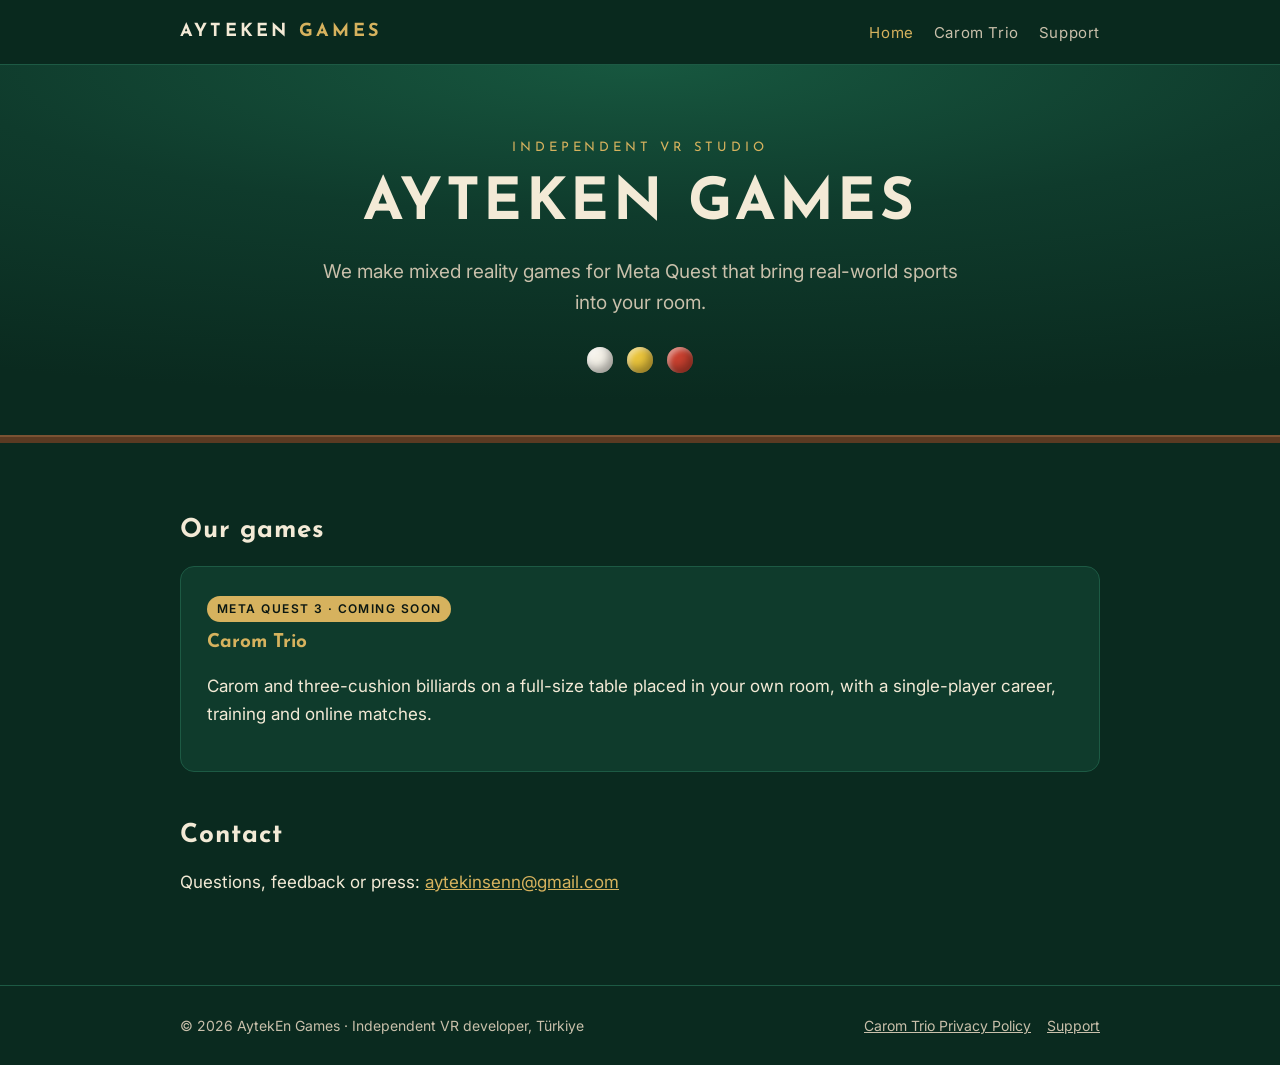
<file: index.html>
<!doctype html>
<html lang="en">
<head>
<meta charset="utf-8">
<meta name="viewport" content="width=device-width,initial-scale=1">
<title>AytekEn Games</title>
<meta name="description" content="AytekEn Games is an independent developer of mixed reality games for Meta Quest.">
<link rel="preconnect" href="https://fonts.googleapis.com">
<link rel="preconnect" href="https://fonts.gstatic.com" crossorigin>
<link href="https://fonts.googleapis.com/css2?family=Inter:wght@400;600&family=Josefin+Sans:wght@600;700&display=swap" rel="stylesheet">
<link rel="stylesheet" href="/assets/style.css">
</head>
<body>
<header class="site"><div class="wrap">
<a class="brand" href="/">AytekEn <span>Games</span></a>
<nav class="top">
<a href="/" aria-current="page">Home</a><a href="/caromtrio/">Carom Trio</a><a href="/support/">Support</a>
</nav>
</div></header>

<section class="hero"><div class="wrap">
<p class="eyebrow">Independent VR studio</p>
<h1>AytekEn Games</h1>
<p class="lead">We make mixed reality games for Meta Quest that bring real-world sports into your room.</p>
<div class="balls" aria-hidden="true"><span class="ball b-white"></span><span class="ball b-yellow"></span><span class="ball b-red"></span></div>
</div></section>
<main><div class="wrap">
<h2>Our games</h2>
<div class="grid">
<a class="card" href="/caromtrio/">
<span class="tag">Meta Quest 3 &middot; Coming soon</span>
<h3>Carom Trio</h3>
<p>Carom and three-cushion billiards on a full-size table placed in your own room, with a single-player career, training and online matches.</p>
</a>
</div>
<h2>Contact</h2>
<p>Questions, feedback or press: <a href="mailto:aytekinsenn@gmail.com">aytekinsenn@gmail.com</a></p>
</div></main>
<footer class="site"><div class="wrap">
<span>&copy; 2026 AytekEn Games &middot; Independent VR developer, T&uuml;rkiye</span>
<span><a href="/caromtrio/privacy/">Carom Trio Privacy Policy</a><a href="/support/">Support</a></span>
</div></footer>
</body>
</html>
</file>
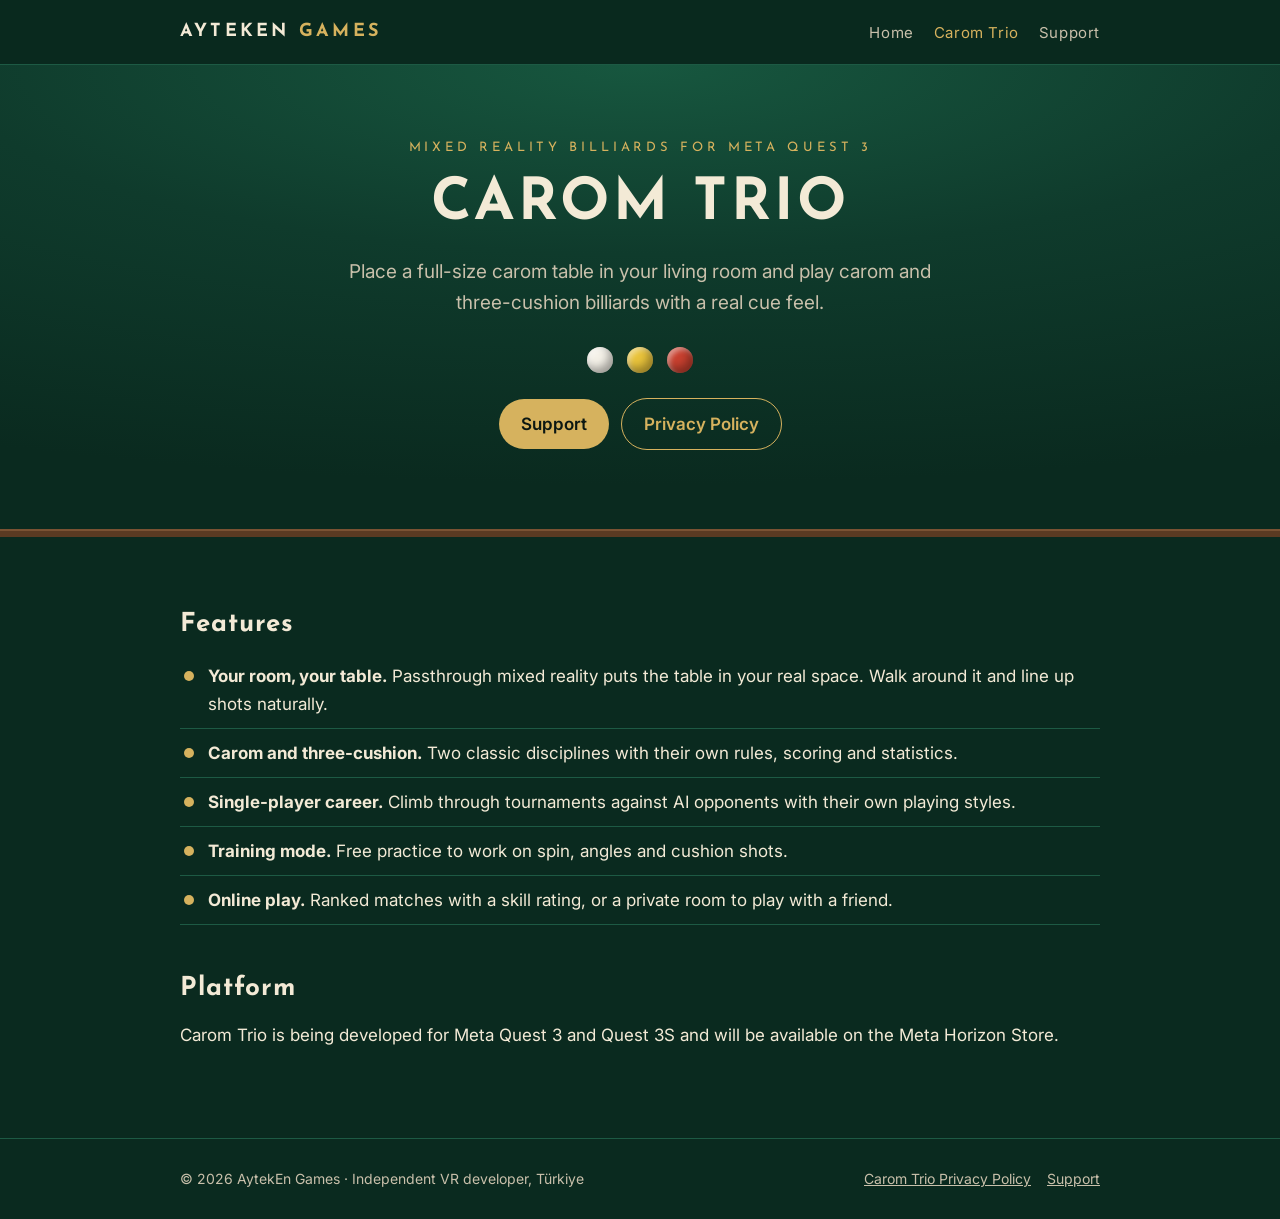
<file: caromtrio/index.html>
<!doctype html>
<html lang="en">
<head>
<meta charset="utf-8">
<meta name="viewport" content="width=device-width,initial-scale=1">
<title>Carom Trio - AytekEn Games</title>
<meta name="description" content="Carom Trio: carom and three-cushion billiards in mixed reality for Meta Quest 3.">
<link rel="preconnect" href="https://fonts.googleapis.com">
<link rel="preconnect" href="https://fonts.gstatic.com" crossorigin>
<link href="https://fonts.googleapis.com/css2?family=Inter:wght@400;600&family=Josefin+Sans:wght@600;700&display=swap" rel="stylesheet">
<link rel="stylesheet" href="/assets/style.css">
</head>
<body>
<header class="site"><div class="wrap">
<a class="brand" href="/">AytekEn <span>Games</span></a>
<nav class="top">
<a href="/">Home</a><a href="/caromtrio/" aria-current="page">Carom Trio</a><a href="/support/">Support</a>
</nav>
</div></header>

<section class="hero"><div class="wrap">
<p class="eyebrow">Mixed reality billiards for Meta Quest 3</p>
<h1>Carom Trio</h1>
<p class="lead">Place a full-size carom table in your living room and play carom and three-cushion billiards with a real cue feel.</p>
<div class="balls" aria-hidden="true"><span class="ball b-white"></span><span class="ball b-yellow"></span><span class="ball b-red"></span></div>
<p><a class="btn" href="/support/">Support</a><a class="btn ghost" href="/caromtrio/privacy/">Privacy Policy</a></p>
</div></section>
<main><div class="wrap">
<h2>Features</h2>
<ul class="feat">
<li><strong>Your room, your table.</strong> Passthrough mixed reality puts the table in your real space. Walk around it and line up shots naturally.</li>
<li><strong>Carom and three-cushion.</strong> Two classic disciplines with their own rules, scoring and statistics.</li>
<li><strong>Single-player career.</strong> Climb through tournaments against AI opponents with their own playing styles.</li>
<li><strong>Training mode.</strong> Free practice to work on spin, angles and cushion shots.</li>
<li><strong>Online play.</strong> Ranked matches with a skill rating, or a private room to play with a friend.</li>
</ul>
<h2>Platform</h2>
<p>Carom Trio is being developed for Meta Quest 3 and Quest 3S and will be available on the Meta Horizon Store.</p>
</div></main>
<footer class="site"><div class="wrap">
<span>&copy; 2026 AytekEn Games &middot; Independent VR developer, T&uuml;rkiye</span>
<span><a href="/caromtrio/privacy/">Carom Trio Privacy Policy</a><a href="/support/">Support</a></span>
</div></footer>
</body>
</html>
</file>
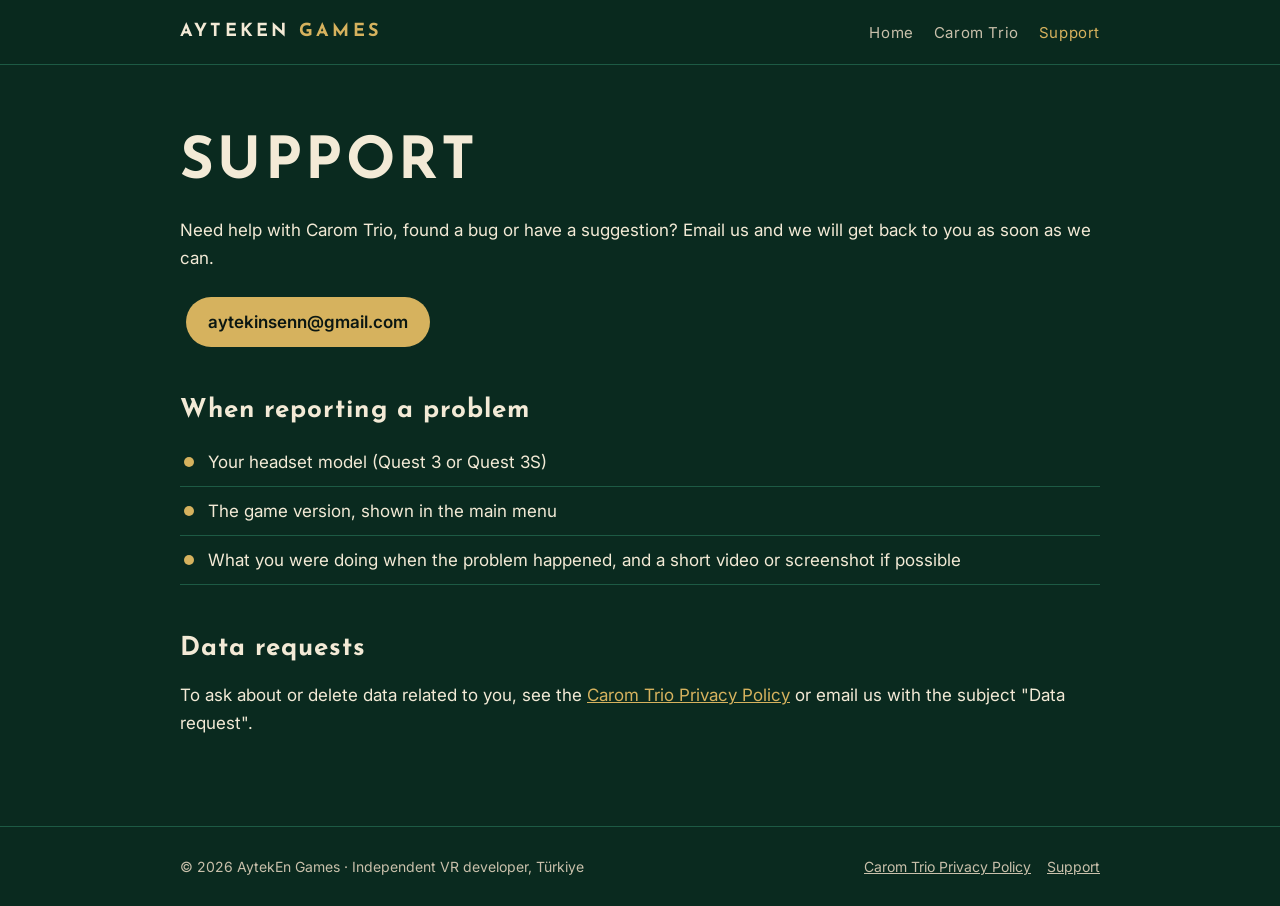
<file: support/index.html>
<!doctype html>
<html lang="en">
<head>
<meta charset="utf-8">
<meta name="viewport" content="width=device-width,initial-scale=1">
<title>Support - AytekEn Games</title>
<meta name="description" content="Support and contact for AytekEn Games and Carom Trio.">
<link rel="preconnect" href="https://fonts.googleapis.com">
<link rel="preconnect" href="https://fonts.gstatic.com" crossorigin>
<link href="https://fonts.googleapis.com/css2?family=Inter:wght@400;600&family=Josefin+Sans:wght@600;700&display=swap" rel="stylesheet">
<link rel="stylesheet" href="/assets/style.css">
</head>
<body>
<header class="site"><div class="wrap">
<a class="brand" href="/">AytekEn <span>Games</span></a>
<nav class="top">
<a href="/">Home</a><a href="/caromtrio/">Carom Trio</a><a href="/support/" aria-current="page">Support</a>
</nav>
</div></header>

<main><div class="wrap">
<h1 style="margin-top:40px">Support</h1>
<p>Need help with Carom Trio, found a bug or have a suggestion? Email us and we will get back to you as soon as we can.</p>
<p><a class="btn" href="mailto:aytekinsenn@gmail.com?subject=Carom%20Trio%20support">aytekinsenn@gmail.com</a></p>
<h2>When reporting a problem</h2>
<ul class="feat">
<li>Your headset model (Quest 3 or Quest 3S)</li>
<li>The game version, shown in the main menu</li>
<li>What you were doing when the problem happened, and a short video or screenshot if possible</li>
</ul>
<h2>Data requests</h2>
<p>To ask about or delete data related to you, see the <a href="/caromtrio/privacy/">Carom Trio Privacy Policy</a> or email us with the subject "Data request".</p>
</div></main>
<footer class="site"><div class="wrap">
<span>&copy; 2026 AytekEn Games &middot; Independent VR developer, T&uuml;rkiye</span>
<span><a href="/caromtrio/privacy/">Carom Trio Privacy Policy</a><a href="/support/">Support</a></span>
</div></footer>
</body>
</html>
</file>
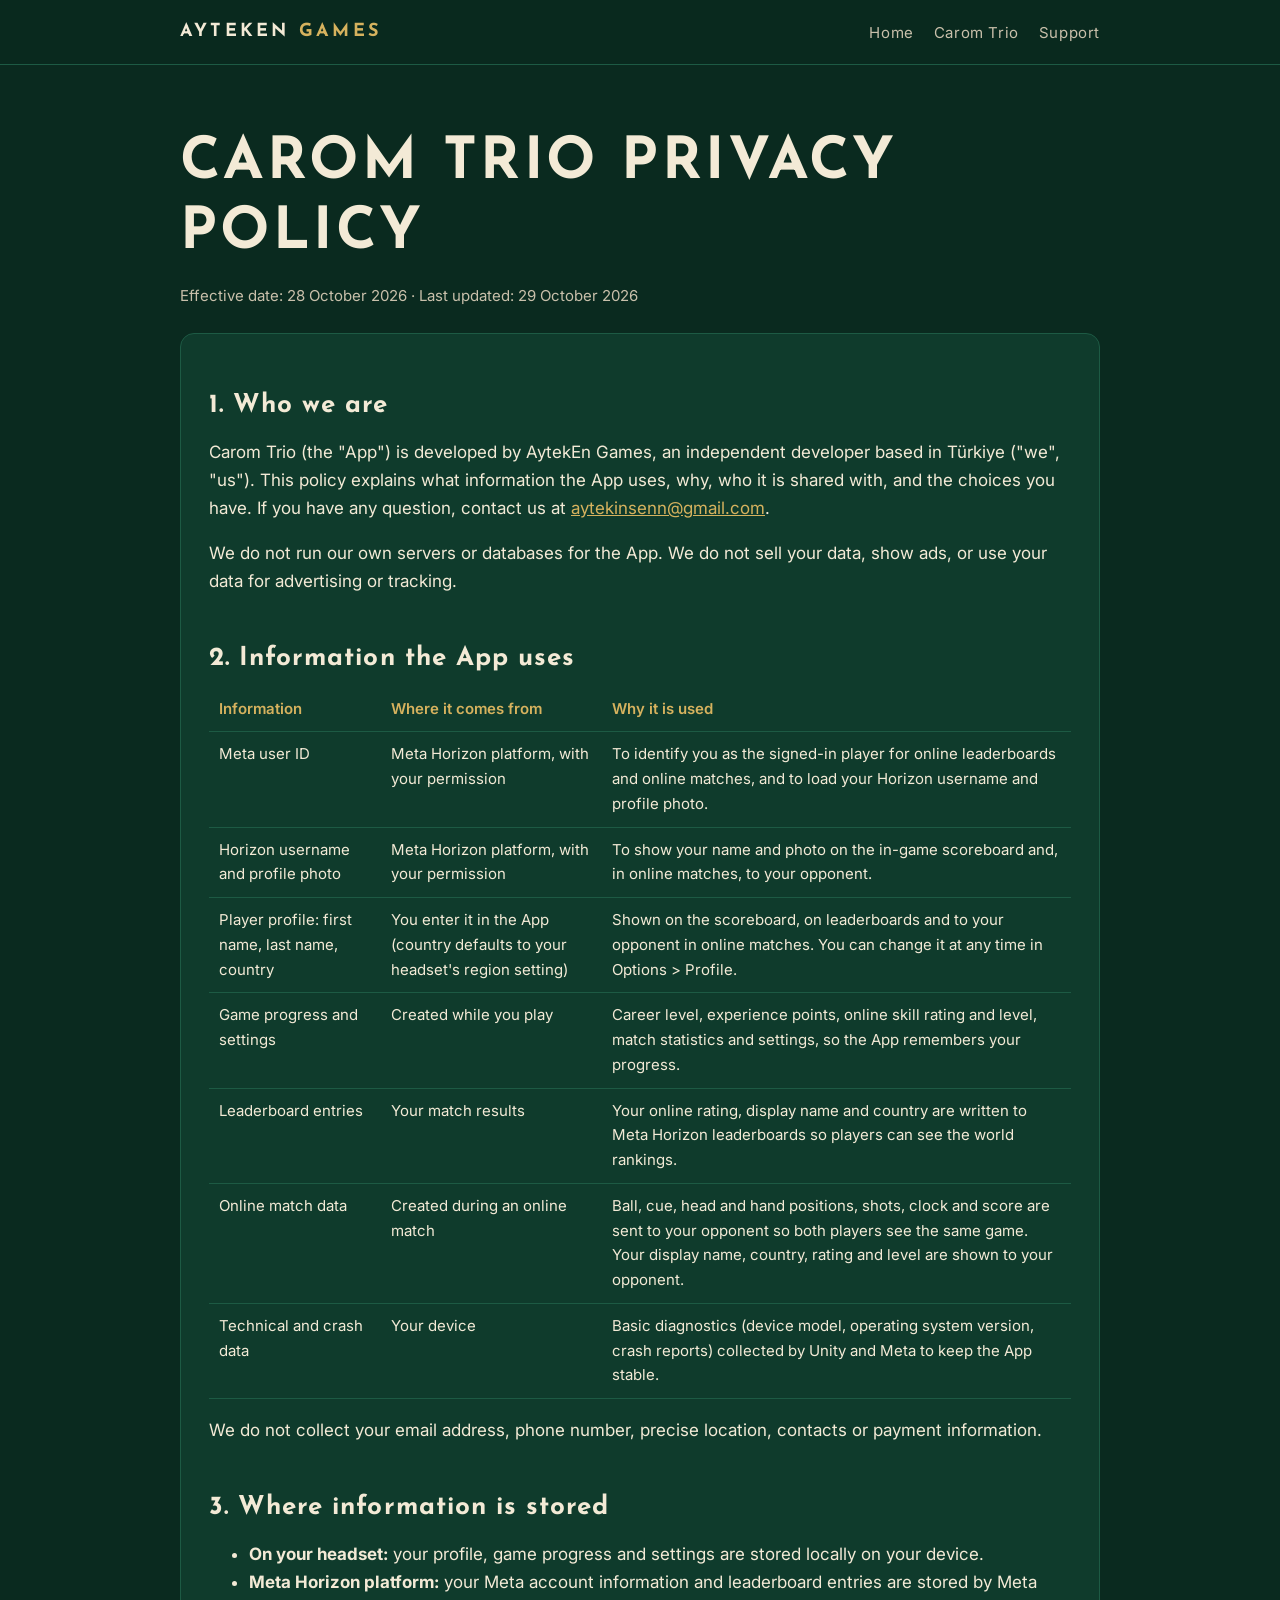
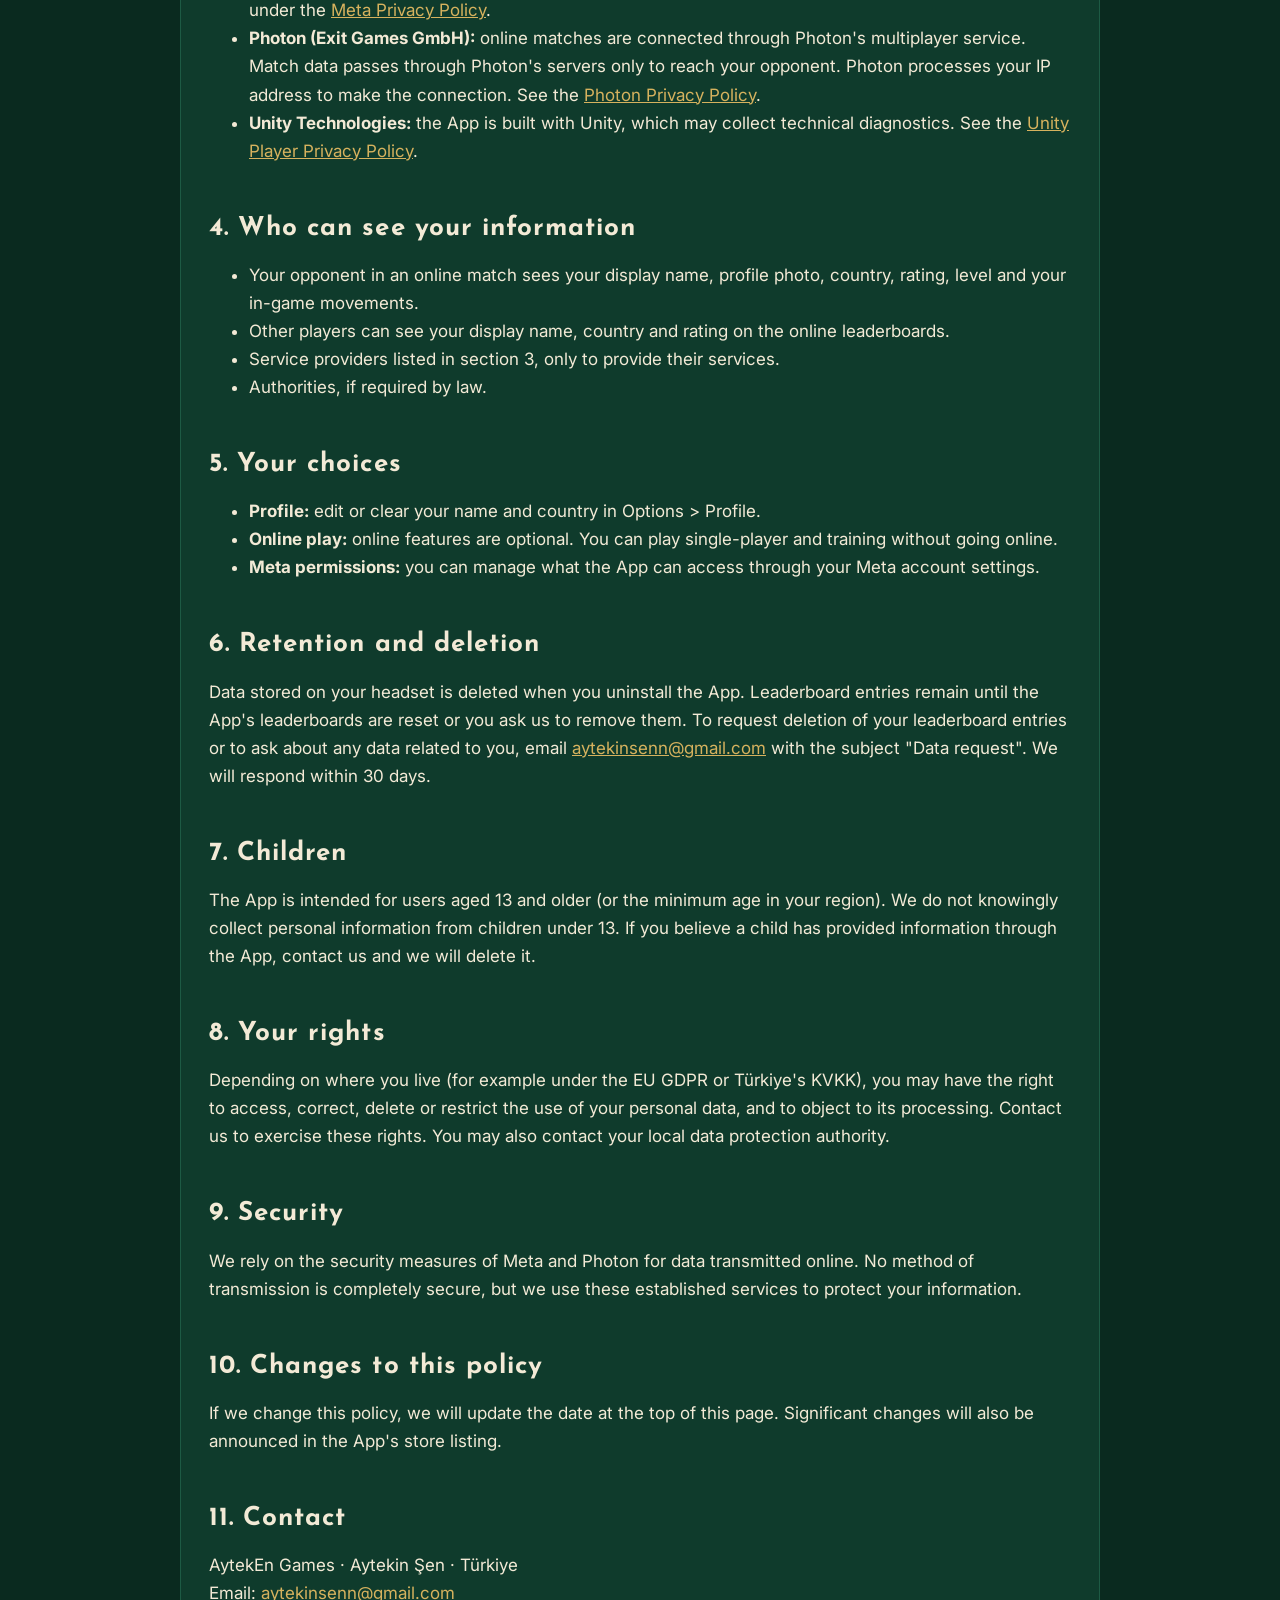
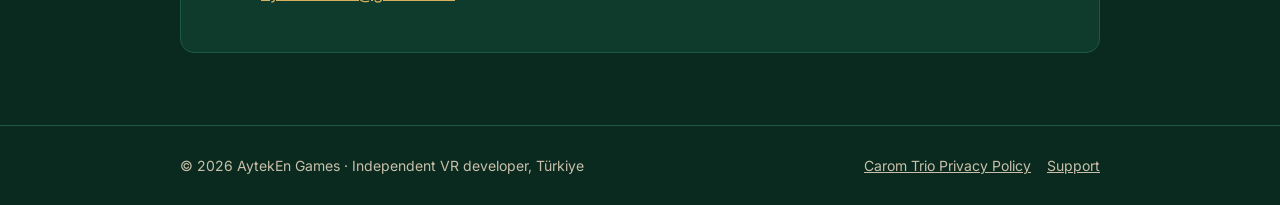
<file: caromtrio/privacy/index.html>
<!doctype html>
<html lang="en">
<head>
<meta charset="utf-8">
<meta name="viewport" content="width=device-width,initial-scale=1">
<title>Carom Trio Privacy Policy - AytekEn Games</title>
<meta name="description" content="Privacy Policy for Carom Trio by AytekEn Games.">
<link rel="preconnect" href="https://fonts.googleapis.com">
<link rel="preconnect" href="https://fonts.gstatic.com" crossorigin>
<link href="https://fonts.googleapis.com/css2?family=Inter:wght@400;600&family=Josefin+Sans:wght@600;700&display=swap" rel="stylesheet">
<link rel="stylesheet" href="/assets/style.css">
</head>
<body>
<header class="site"><div class="wrap">
<a class="brand" href="/">AytekEn <span>Games</span></a>
<nav class="top">
<a href="/">Home</a><a href="/caromtrio/">Carom Trio</a><a href="/support/">Support</a>
</nav>
</div></header>

<main><div class="wrap">
<h1 style="margin-top:40px">Carom Trio Privacy Policy</h1>
<p class="meta-line">Effective date: 28 October 2026 &middot; Last updated: 29 October 2026</p>
<div class="doc">

<h2>1. Who we are</h2>
<p>Carom Trio (the "App") is developed by AytekEn Games, an independent developer based in T&uuml;rkiye ("we", "us"). This policy explains what information the App uses, why, who it is shared with, and the choices you have. If you have any question, contact us at <a href="mailto:aytekinsenn@gmail.com">aytekinsenn@gmail.com</a>.</p>
<p>We do not run our own servers or databases for the App. We do not sell your data, show ads, or use your data for advertising or tracking.</p>

<h2>2. Information the App uses</h2>
<table>
<thead><tr><th>Information</th><th>Where it comes from</th><th>Why it is used</th></tr></thead>
<tbody>
<tr><td>Meta user ID</td><td>Meta Horizon platform, with your permission</td><td>To identify you as the signed-in player for online leaderboards and online matches, and to load your Horizon username and profile photo.</td></tr>
<tr><td>Horizon username and profile photo</td><td>Meta Horizon platform, with your permission</td><td>To show your name and photo on the in-game scoreboard and, in online matches, to your opponent.</td></tr>
<tr><td>Player profile: first name, last name, country</td><td>You enter it in the App (country defaults to your headset's region setting)</td><td>Shown on the scoreboard, on leaderboards and to your opponent in online matches. You can change it at any time in Options &gt; Profile.</td></tr>
<tr><td>Game progress and settings</td><td>Created while you play</td><td>Career level, experience points, online skill rating and level, match statistics and settings, so the App remembers your progress.</td></tr>
<tr><td>Leaderboard entries</td><td>Your match results</td><td>Your online rating, display name and country are written to Meta Horizon leaderboards so players can see the world rankings.</td></tr>
<tr><td>Online match data</td><td>Created during an online match</td><td>Ball, cue, head and hand positions, shots, clock and score are sent to your opponent so both players see the same game. Your display name, country, rating and level are shown to your opponent.</td></tr>
<tr><td>Technical and crash data</td><td>Your device</td><td>Basic diagnostics (device model, operating system version, crash reports) collected by Unity and Meta to keep the App stable.</td></tr>
</tbody>
</table>
<p>We do not collect your email address, phone number, precise location, contacts or payment information.</p>

<h2>3. Where information is stored</h2>
<ul>
<li><strong>On your headset:</strong> your profile, game progress and settings are stored locally on your device.</li>
<li><strong>Meta Horizon platform:</strong> your Meta account information and leaderboard entries are stored by Meta under the <a href="https://www.meta.com/legal/quest/privacy-policy/" rel="noopener">Meta Privacy Policy</a>.</li>
<li><strong>Photon (Exit Games GmbH):</strong> online matches are connected through Photon's multiplayer service. Match data passes through Photon's servers only to reach your opponent. Photon processes your IP address to make the connection. See the <a href="https://www.photonengine.com/privacy" rel="noopener">Photon Privacy Policy</a>.</li>
<li><strong>Unity Technologies:</strong> the App is built with Unity, which may collect technical diagnostics. See the <a href="https://unity.com/legal/game-player-and-app-user-privacy-policy" rel="noopener">Unity Player Privacy Policy</a>.</li>
</ul>

<h2>4. Who can see your information</h2>
<ul>
<li>Your opponent in an online match sees your display name, profile photo, country, rating, level and your in-game movements.</li>
<li>Other players can see your display name, country and rating on the online leaderboards.</li>
<li>Service providers listed in section 3, only to provide their services.</li>
<li>Authorities, if required by law.</li>
</ul>

<h2>5. Your choices</h2>
<ul>
<li><strong>Profile:</strong> edit or clear your name and country in Options &gt; Profile.</li>
<li><strong>Online play:</strong> online features are optional. You can play single-player and training without going online.</li>
<li><strong>Meta permissions:</strong> you can manage what the App can access through your Meta account settings.</li>
</ul>

<h2>6. Retention and deletion</h2>
<p>Data stored on your headset is deleted when you uninstall the App. Leaderboard entries remain until the App's leaderboards are reset or you ask us to remove them. To request deletion of your leaderboard entries or to ask about any data related to you, email <a href="mailto:aytekinsenn@gmail.com?subject=Data%20request">aytekinsenn@gmail.com</a> with the subject "Data request". We will respond within 30 days.</p>

<h2>7. Children</h2>
<p>The App is intended for users aged 13 and older (or the minimum age in your region). We do not knowingly collect personal information from children under 13. If you believe a child has provided information through the App, contact us and we will delete it.</p>

<h2>8. Your rights</h2>
<p>Depending on where you live (for example under the EU GDPR or T&uuml;rkiye's KVKK), you may have the right to access, correct, delete or restrict the use of your personal data, and to object to its processing. Contact us to exercise these rights. You may also contact your local data protection authority.</p>

<h2>9. Security</h2>
<p>We rely on the security measures of Meta and Photon for data transmitted online. No method of transmission is completely secure, but we use these established services to protect your information.</p>

<h2>10. Changes to this policy</h2>
<p>If we change this policy, we will update the date at the top of this page. Significant changes will also be announced in the App's store listing.</p>

<h2>11. Contact</h2>
<p>AytekEn Games &middot; Aytekin &#350;en &middot; T&uuml;rkiye<br>Email: <a href="mailto:aytekinsenn@gmail.com">aytekinsenn@gmail.com</a></p>
</div>
</div></main>
<footer class="site"><div class="wrap">
<span>&copy; 2026 AytekEn Games &middot; Independent VR developer, T&uuml;rkiye</span>
<span><a href="/caromtrio/privacy/">Carom Trio Privacy Policy</a><a href="/support/">Support</a></span>
</div></footer>
</body>
</html>
</file>
<file: assets/style.css>
:root{
  --felt:#0f3b2c; --felt-deep:#0a2a1f; --felt-line:#1d5a44;
  --gold:#d6b25e; --gold-soft:#b8964a; --cream:#f3ead6; --cream-dim:#c9c0ab;
  --ink:#0b1712; --red:#c8402f;
  --maxw:960px;
}
*{box-sizing:border-box}
html{-webkit-text-size-adjust:100%}
body{margin:0;background:var(--felt-deep);color:var(--cream);
  font:17px/1.65 "Inter",system-ui,-apple-system,"Segoe UI",Roboto,sans-serif}
a{color:var(--gold)}
a:hover{color:var(--cream)}
.wrap{max-width:var(--maxw);margin:0 auto;padding:0 20px}
header.site{border-bottom:1px solid var(--felt-line);background:rgba(10,42,31,.92);position:sticky;top:0;z-index:5;backdrop-filter:blur(6px)}
header.site .wrap{display:flex;align-items:center;justify-content:space-between;gap:16px;min-height:64px;flex-wrap:wrap}
.brand{font-family:"Josefin Sans",sans-serif;font-weight:700;letter-spacing:.18em;text-transform:uppercase;
  color:var(--cream);text-decoration:none;font-size:18px}
.brand span{color:var(--gold)}
nav.top a{color:var(--cream-dim);text-decoration:none;margin-left:20px;font-size:15px;letter-spacing:.04em}
nav.top a:hover,nav.top a[aria-current]{color:var(--gold)}
.hero{background:radial-gradient(120% 90% at 50% 0%,#17573f 0%,var(--felt) 45%,var(--felt-deep) 100%);
  border-bottom:6px solid #5a3a22;box-shadow:inset 0 -2px 0 #7a5233}
.hero .wrap{padding:72px 20px 64px;text-align:center}
.eyebrow{font-family:"Josefin Sans",sans-serif;letter-spacing:.3em;text-transform:uppercase;color:var(--gold);font-size:13px;margin:0 0 12px}
h1,h2,h3{font-family:"Josefin Sans",sans-serif;line-height:1.2;color:var(--cream)}
h1{font-size:clamp(34px,6vw,58px);letter-spacing:.06em;margin:0 0 16px;text-transform:uppercase}
h2{font-size:26px;letter-spacing:.04em;margin:48px 0 12px}
h3{font-size:19px;margin:28px 0 8px;color:var(--gold)}
.lead{font-size:19px;color:var(--cream-dim);max-width:640px;margin:0 auto}
.balls{display:flex;justify-content:center;gap:14px;margin:28px 0 0}
.ball{width:26px;height:26px;border-radius:50%;box-shadow:inset -4px -5px 8px rgba(0,0,0,.35),inset 3px 3px 5px rgba(255,255,255,.45)}
.b-white{background:#f4f1e8}.b-yellow{background:#e9c33b}.b-red{background:var(--red)}
main{padding:24px 0 72px}
.card{display:block;background:var(--felt);border:1px solid var(--felt-line);border-radius:14px;padding:26px;text-decoration:none;color:var(--cream);transition:border-color .2s,transform .2s}
.card:hover{border-color:var(--gold);transform:translateY(-2px);color:var(--cream)}
.card h3{margin-top:0}
.grid{display:grid;grid-template-columns:repeat(auto-fit,minmax(260px,1fr));gap:18px;margin-top:20px}
.tag{display:inline-block;font-size:12px;letter-spacing:.12em;text-transform:uppercase;color:var(--ink);background:var(--gold);border-radius:999px;padding:3px 10px;margin-bottom:10px;font-weight:600}
.btn{display:inline-block;background:var(--gold);color:var(--ink);text-decoration:none;font-weight:600;border-radius:999px;padding:11px 22px;margin:8px 6px 0}
.btn.ghost{background:transparent;color:var(--gold);border:1px solid var(--gold)}
.btn:hover{background:var(--cream);color:var(--ink)}
ul.feat{list-style:none;padding:0;margin:0}
ul.feat li{padding:10px 0 10px 28px;border-bottom:1px solid var(--felt-line);position:relative}
ul.feat li::before{content:"";position:absolute;left:4px;top:19px;width:10px;height:10px;border-radius:50%;background:var(--gold)}
.doc{background:var(--felt);border:1px solid var(--felt-line);border-radius:14px;padding:8px 28px 28px;margin-top:24px}
.doc p,.doc li{color:var(--cream)}
.doc table{width:100%;border-collapse:collapse;margin:12px 0;font-size:15px}
.doc th,.doc td{text-align:left;vertical-align:top;padding:10px;border-bottom:1px solid var(--felt-line)}
.doc th{color:var(--gold);font-weight:600}
.meta-line{color:var(--cream-dim);font-size:15px}
footer.site{border-top:1px solid var(--felt-line);padding:28px 0;color:var(--cream-dim);font-size:14px}
footer.site .wrap{display:flex;justify-content:space-between;gap:12px;flex-wrap:wrap}
footer.site a{color:var(--cream-dim);margin-left:16px}
@media (max-width:600px){
  nav.top a{margin:0 16px 0 0}
  .doc{padding:4px 18px 20px}
  .doc table,.doc thead,.doc tbody,.doc tr,.doc th,.doc td{display:block}
  .doc thead{display:none}
  .doc td{border:0;padding:4px 0}
  .doc td:first-child{font-weight:600;color:var(--gold)}
  .doc tr{border-bottom:1px solid var(--felt-line);padding:10px 0}
  footer.site a{margin:0 16px 0 0}
}
</file>
